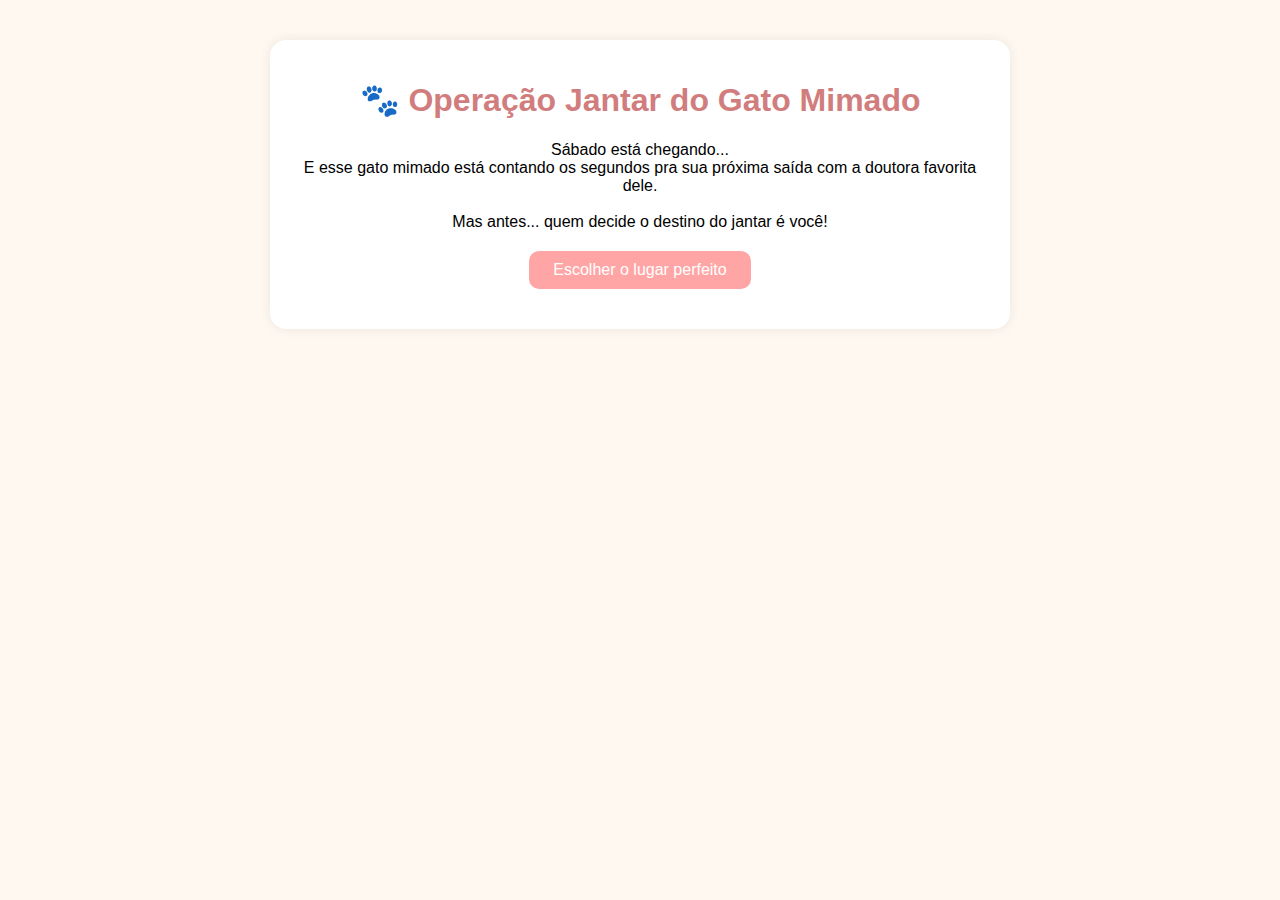
<file: index.html>
<!DOCTYPE html>
<html lang="pt-BR">
<head>
  <meta charset="UTF-8">
  <meta name="viewport" content="width=device-width, initial-scale=1.0, maximum-scale=1.0, user-scalable=no">
  <title>Operação Jantar do Gato Mimado</title>
  <link rel="stylesheet" href="css/style.css">
</head>
<body>
  <div class="container">
    <h1>🐾 Operação Jantar do Gato Mimado</h1>
    <p>Sábado está chegando...<br>
    E esse gato mimado está contando os segundos pra sua próxima saída com a doutora favorita dele.<br><br>
    Mas antes... quem decide o destino do jantar é você!</p>
    <button onclick="window.location.href='quiz.html'">Escolher o lugar perfeito</button>
  </div>
</body>
</html>
</file>
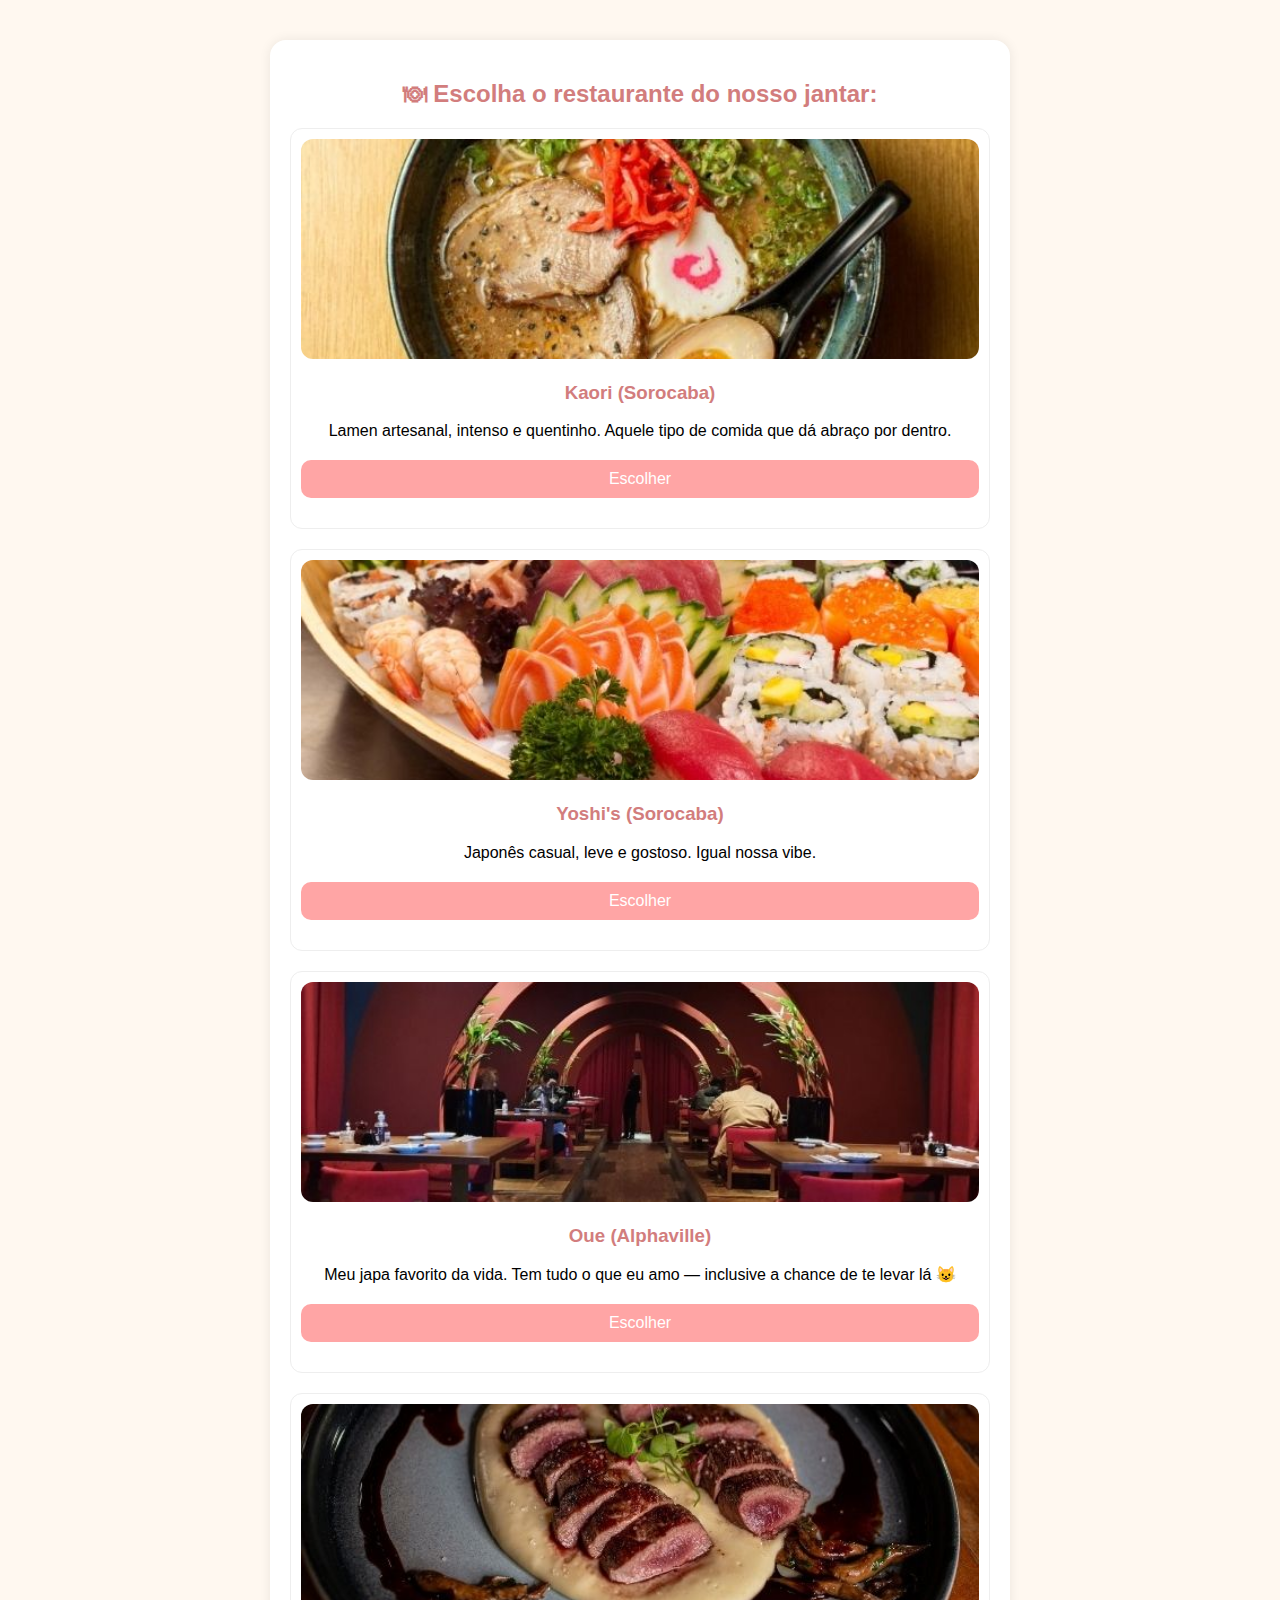
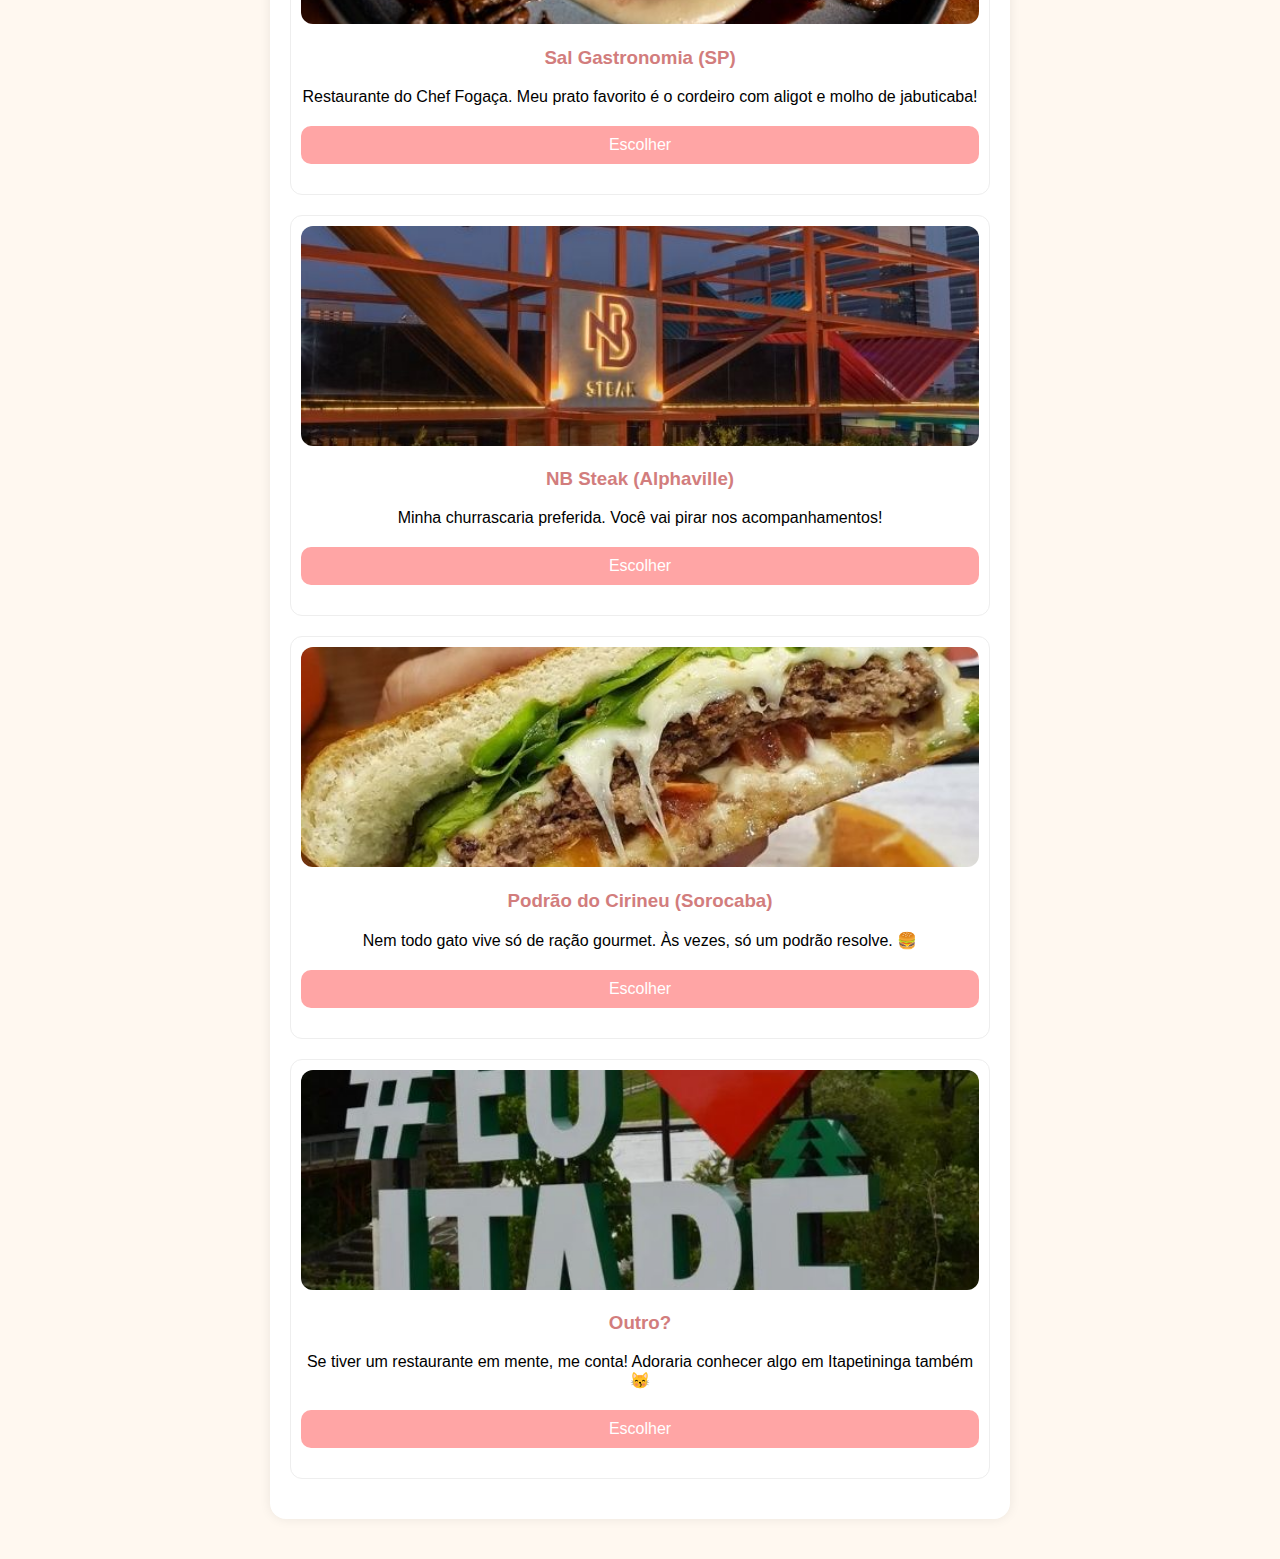
<file: quiz.html>
<!DOCTYPE html>
<html lang="pt-BR">
<head>
  <meta charset="UTF-8">
  <meta name="viewport" content="width=device-width, initial-scale=1.0, maximum-scale=1.0, user-scalable=no">
  <title>Escolha o Restaurante</title>
  <link rel="stylesheet" href="css/style.css">
</head>
<body>
  <div class="container">
    <h2>🍽 Escolha o restaurante do nosso jantar:</h2>

    <div class="card">
      <img src="img/kaori.jpg" alt="Kaori (Sorocaba)">
      <h3>Kaori (Sorocaba)</h3>
      <p>Lamen artesanal, intenso e quentinho. Aquele tipo de comida que dá abraço por dentro.</p>
      <a class="whatsapp-button" href="https://wa.me/?text=Quero%20ir%20no%20Kaori!%20🥢" target="_blank">Escolher</a>
    </div>
    
    <div class="card">
      <img src="img/yoshis.jpg" alt="Yoshi's (Sorocaba)">
      <h3>Yoshi's (Sorocaba)</h3>
      <p>Japonês casual, leve e gostoso. Igual nossa vibe.</p>
      <a class="whatsapp-button" href="https://wa.me/?text=Quero%20ir%20no%20Yoshi's!%20🍣" target="_blank">Escolher</a>
    </div>
    
    <div class="card">
      <img src="img/oue.jpg" alt="Oue (Alphaville)">
      <h3>Oue (Alphaville)</h3>
      <p>Meu japa favorito da vida. Tem tudo o que eu amo — inclusive a chance de te levar lá 😺</p>
      <a class="whatsapp-button" href="https://wa.me/?text=Vamos%20no%20Oue?%20🐙%20É%20meu%20japa%20favorito." target="_blank">Escolher</a>
    </div>
    
    <div class="card">
      <img src="img/sal.jpg" alt="Sal Gastronomia (SP)">
      <h3>Sal Gastronomia (SP)</h3>
      <p>Restaurante do Chef Fogaça. Meu prato favorito é o cordeiro com aligot e molho de jabuticaba!</p>
      <a class="whatsapp-button" href="https://wa.me/?text=Sal?%20Cordeiro%20com%20aligot%20me%20espera%20😋" target="_blank">Escolher</a>
    </div>
    
    <div class="card">
      <img src="img/nbsteak.jpg" alt="NB Steak (Alphaville)">
      <h3>NB Steak (Alphaville)</h3>
      <p>Minha churrascaria preferida. Você vai pirar nos acompanhamentos!</p>
      <a class="whatsapp-button" href="https://wa.me/?text=Partiu%20NB%20Steak?%20🥩" target="_blank">Escolher</a>
    </div>
    
    <div class="card">
      <img src="img/cirineu.jpg" alt="Podrão do Cirineu (Sorocaba)">
      <h3>Podrão do Cirineu (Sorocaba)</h3>
      <p>Nem todo gato vive só de ração gourmet. Às vezes, só um podrão resolve. 🍔</p>
      <a class="whatsapp-button" href="https://wa.me/?text=Topa%20um%20podrão%20no%20Cirineu?%20😹" target="_blank">Escolher</a>
    </div>
    
    <div class="card">
      <img src="img/outra.jpg" alt="Outro?">
      <h3>Outro?</h3>
      <p>Se tiver um restaurante em mente, me conta! Adoraria conhecer algo em Itapetininga também 😽</p>
      <a class="whatsapp-button" href="https://wa.me/?text=Quero%20sugerir%20outro%20restaurante!%20📝" target="_blank">Escolher</a>
    </div>
    
  </div>
</body>
</html>
</file>
<file: css/style.css>
body {
  font-family: Arial, sans-serif;
  background-color: #fff8f0;
  margin: 0;
  padding: 0;
}
.container {
  max-width: 700px;
  margin: 40px auto;
  padding: 20px;
  background: #ffffff;
  border-radius: 16px;
  box-shadow: 0 0 12px rgba(0,0,0,0.08);
}
h1, h2, h3 {
  text-align: center;
  color: #d27d7d;
}
p {
  text-align: center;
}
button, .whatsapp-button {
  display: block;
  margin: 20px auto;
  padding: 10px 24px;
  background-color: #ffa5a5;
  color: white;
  font-size: 16px;
  border: none;
  border-radius: 10px;
  text-decoration: none;
  text-align: center;
}
button:hover, .whatsapp-button:hover {
  background-color: #ff8787;
}
.card {
  background: #fff;
  border: 1px solid #eee;
  border-radius: 12px;
  margin: 20px 0;
  padding: 10px;
  text-align: center;
}
.card img {
  width: 100%;
  border-radius: 12px;
  max-height: 220px;
  object-fit: cover;
}
</file>
